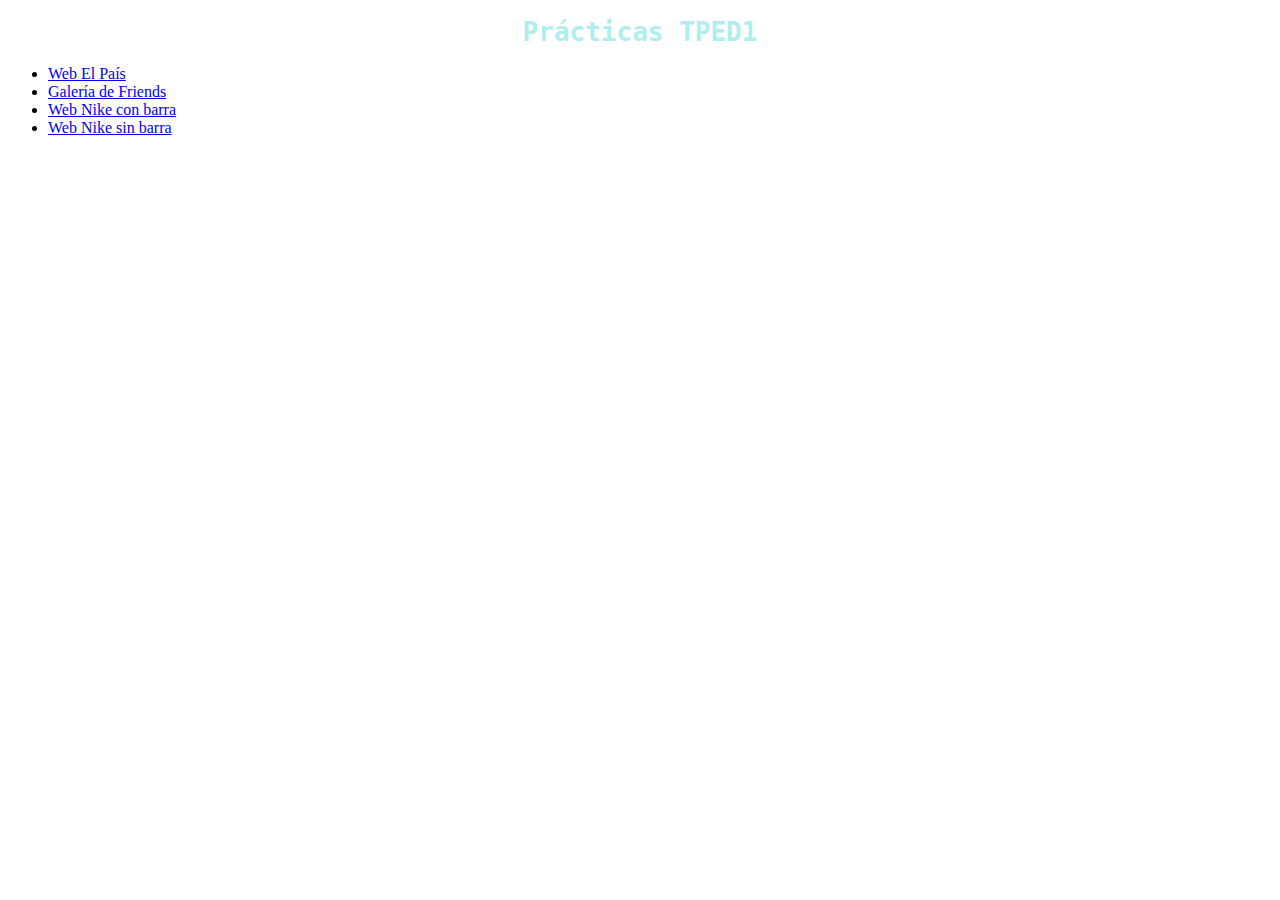
<file: index.html>
<!DOCTYPE HTML>

<html>
<head>

    <meta charset="utf-8">
    <title>Índice TPED1-Curso 2020-2021</title>
    <link rel="stylesheet" href="colors.css">
    
</head>
    
    <body>
    
        <div id="arribísima">
             
            <h1>Prácticas TPED1</h1> 
            
            <ul>    
            
            <li><a href="ejercicioelpais/pagina_hackers_elpais.html">Web El País</a></li>
            <li><a href="friendsgaleria/index_final.html">Galería de Friends</a></li>
            <li><a href="ejercicionike/indexconbarra.html">Web Nike con barra</a></li>
            <li><a href="ejercicionike/indexsinbarra.html">Web Nike sin barra</a></li>
         
            </ul>
        
        </div>
    
    </body>
    
</html>
</file>
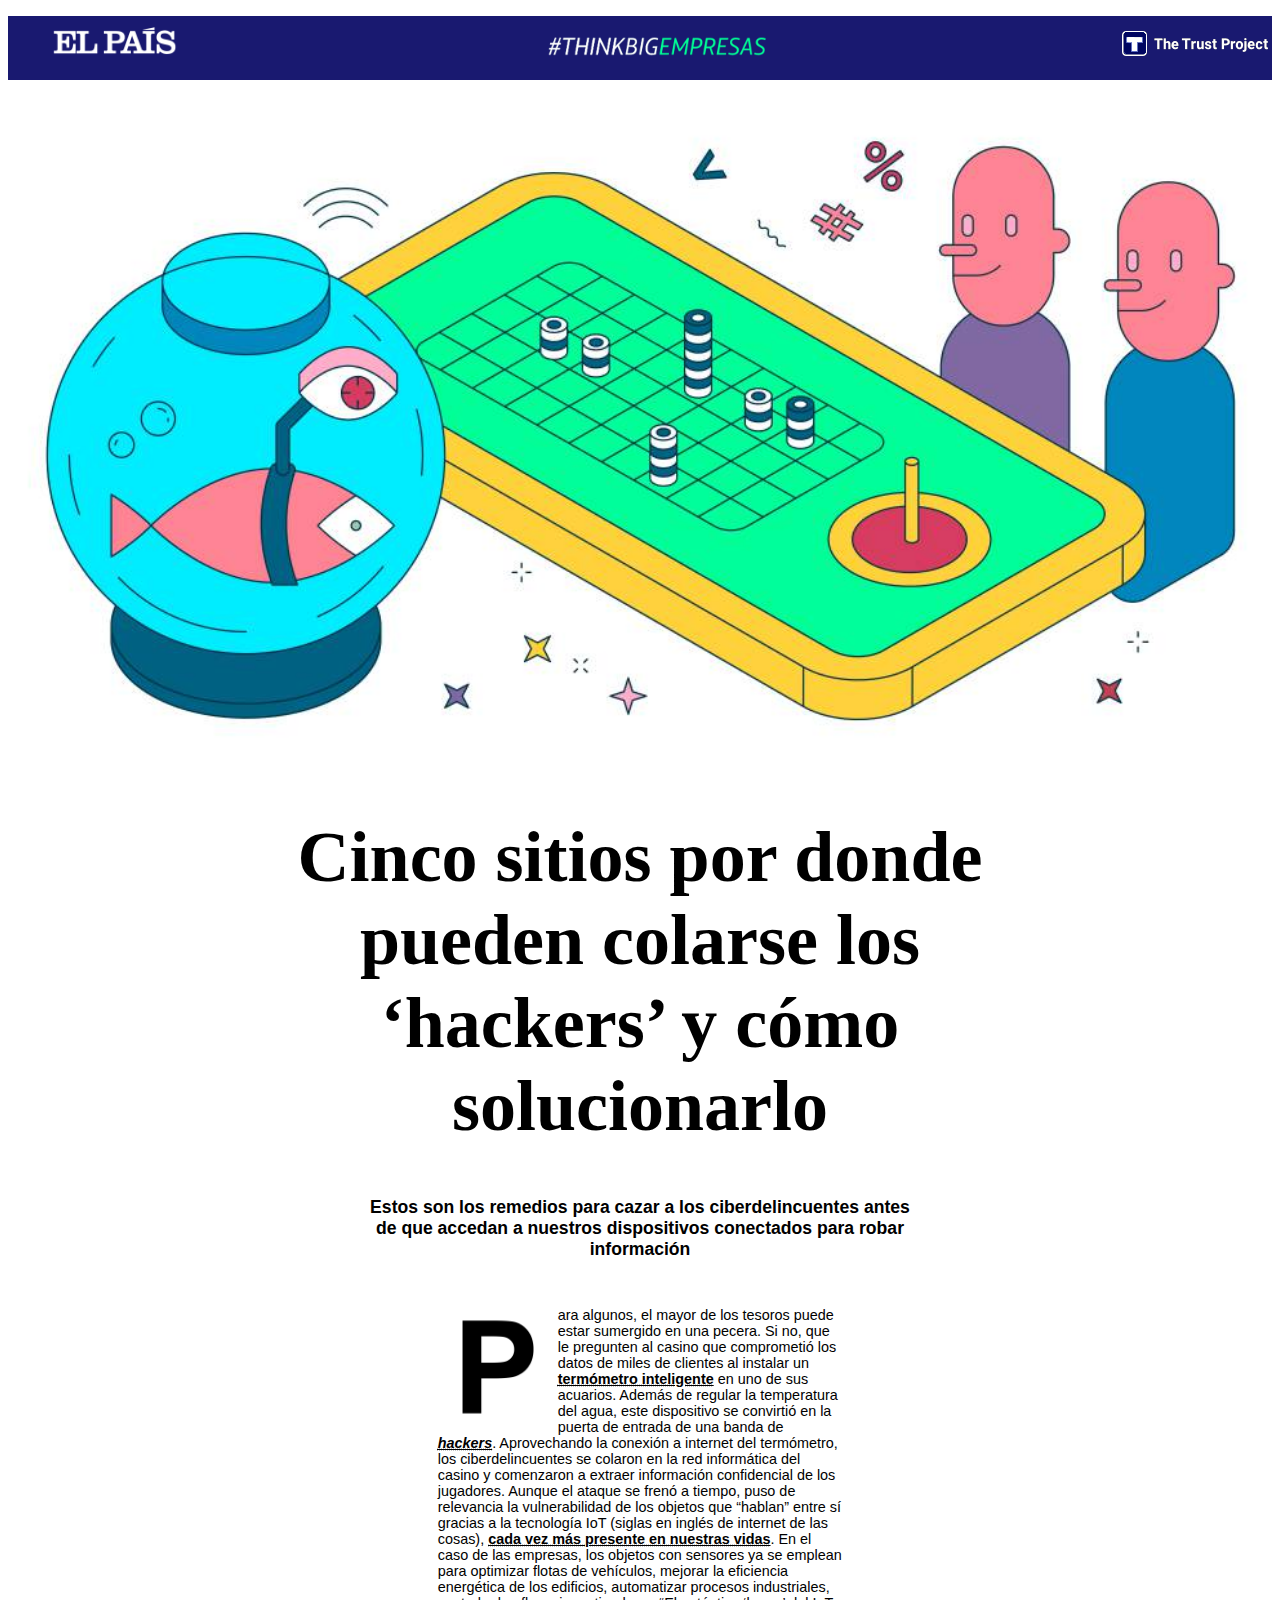
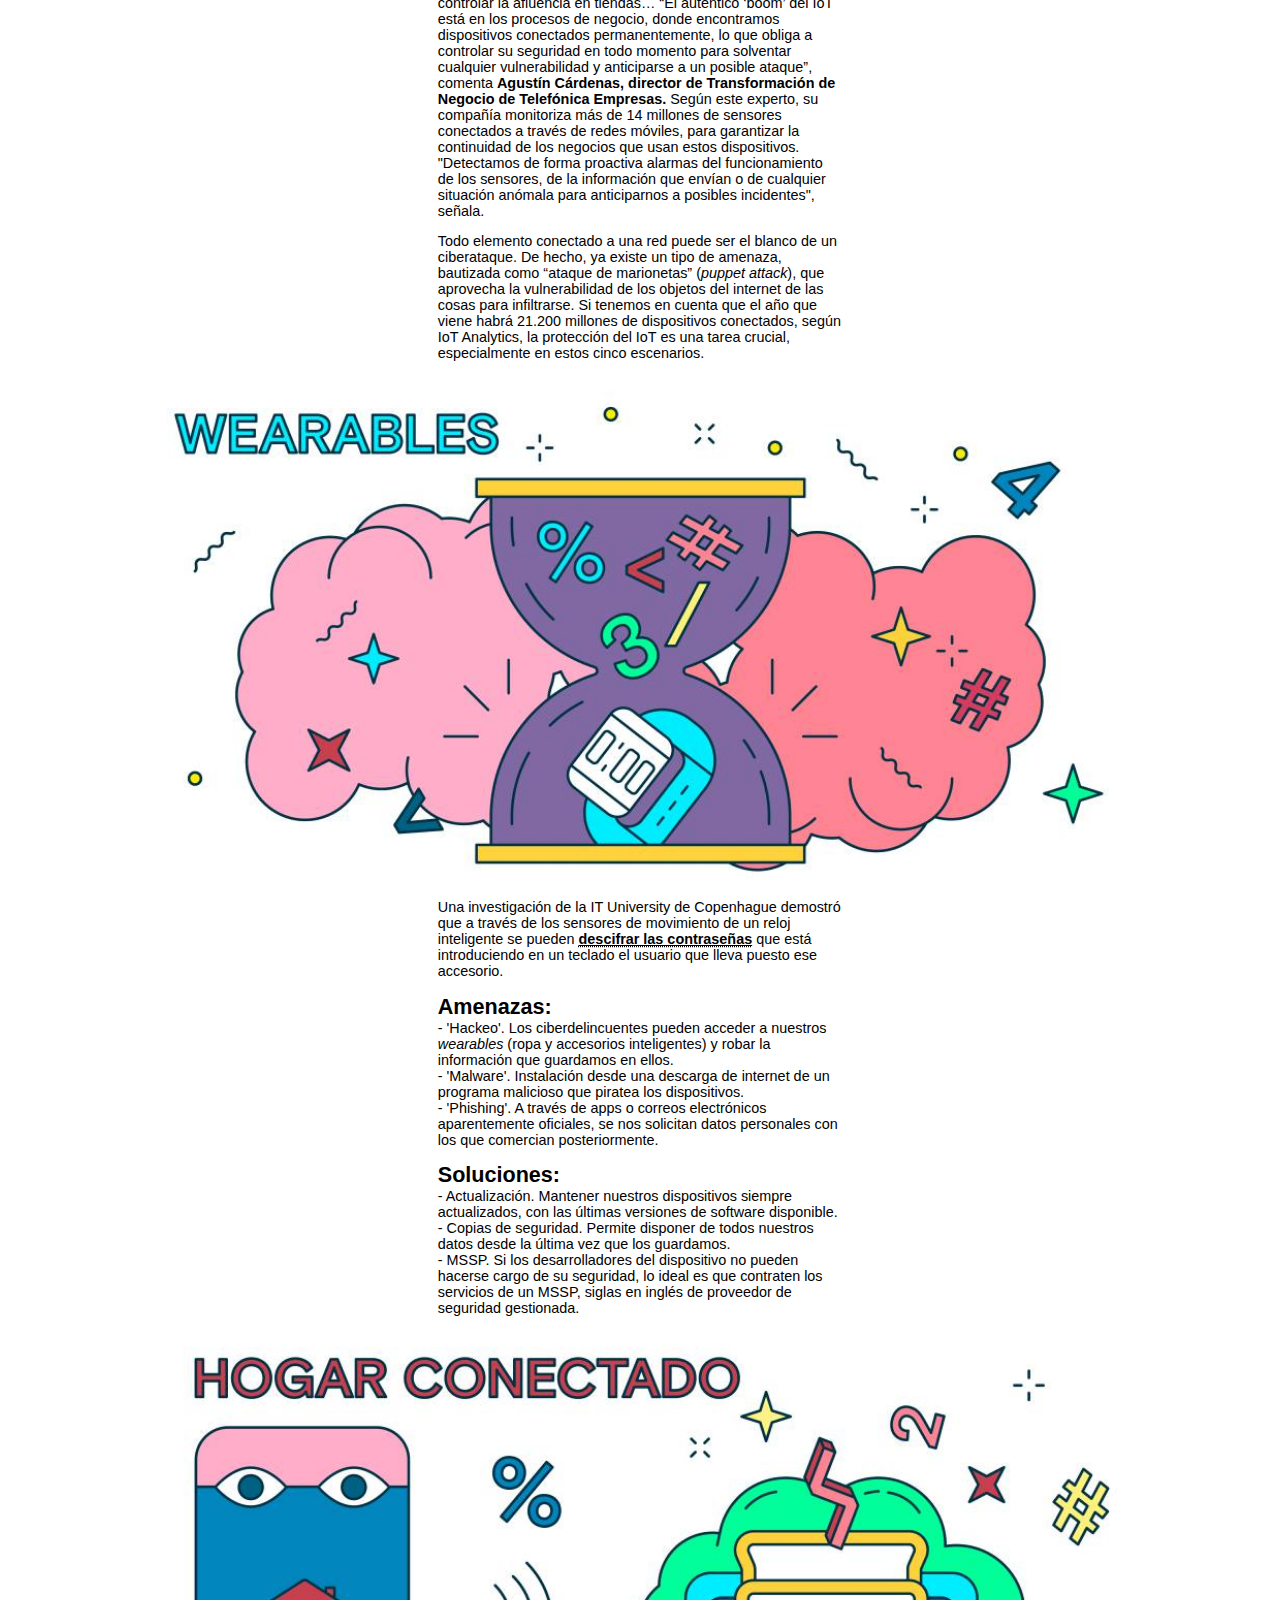
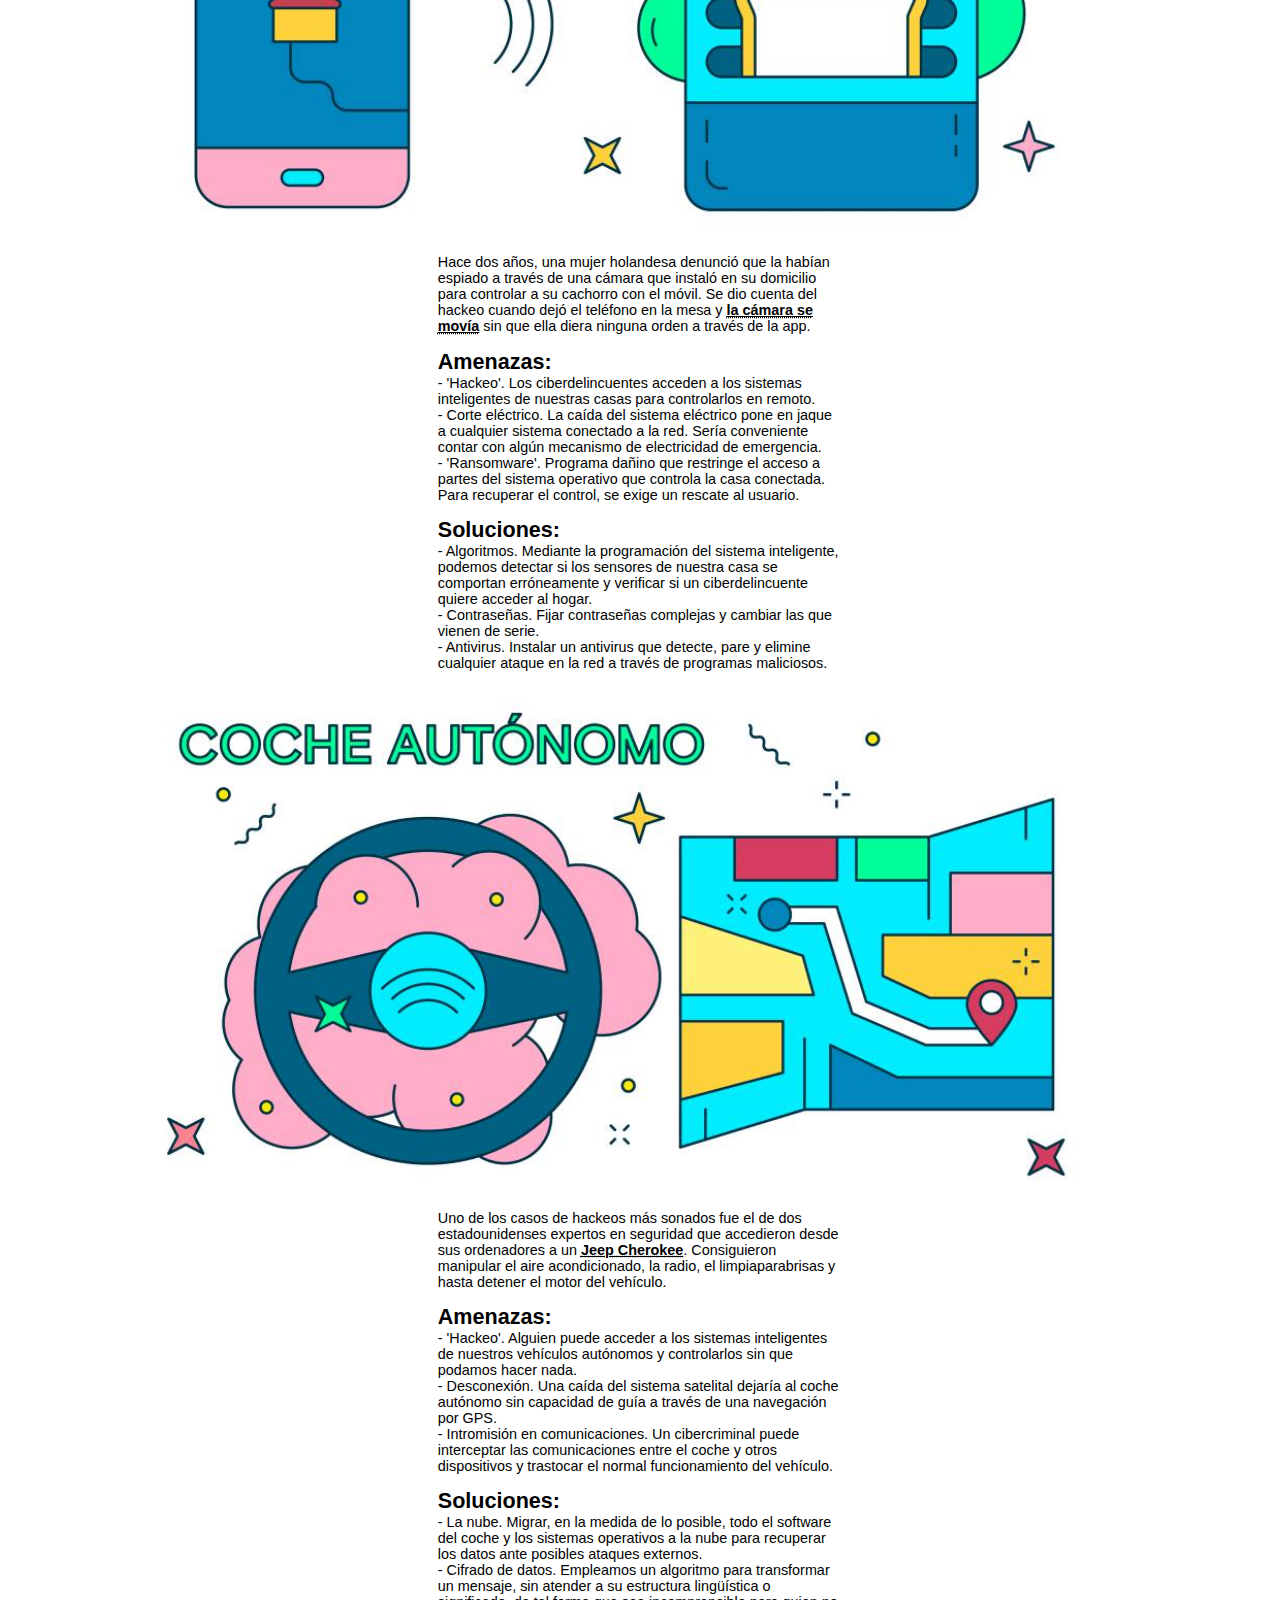
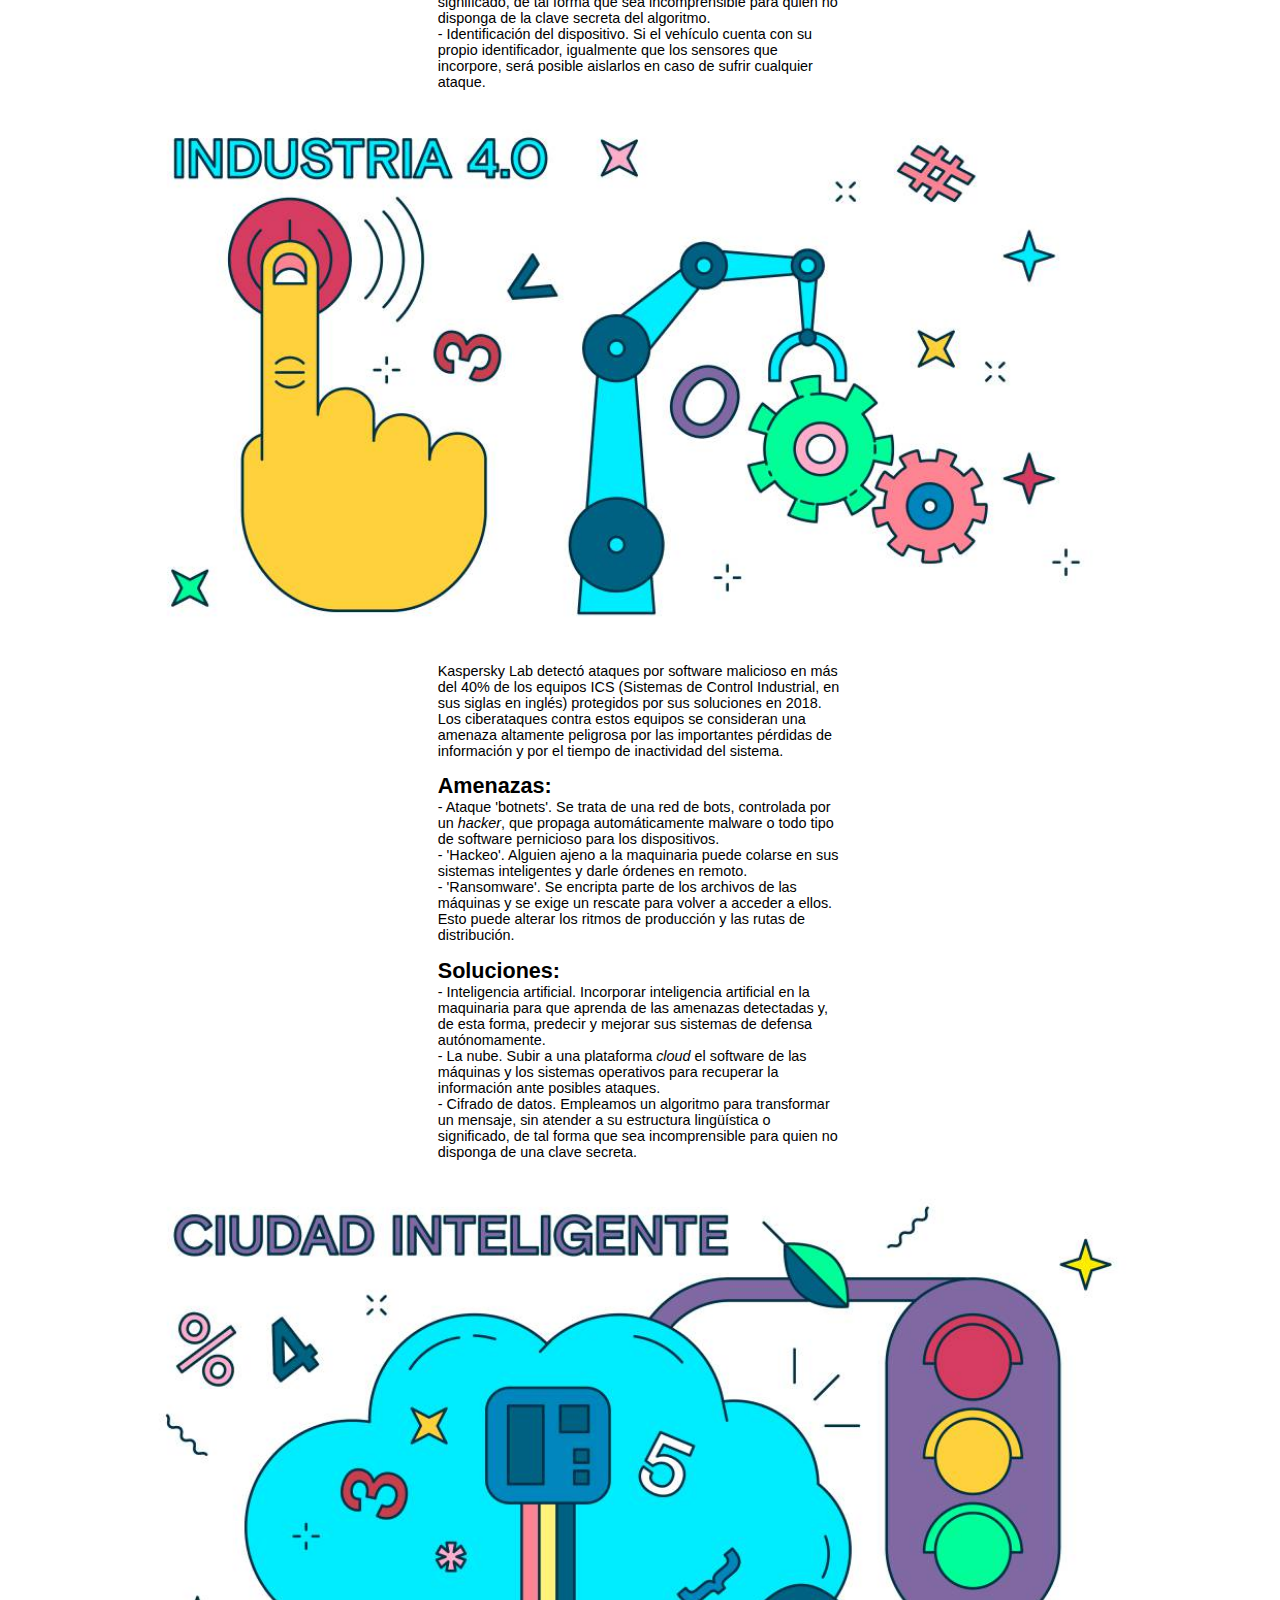
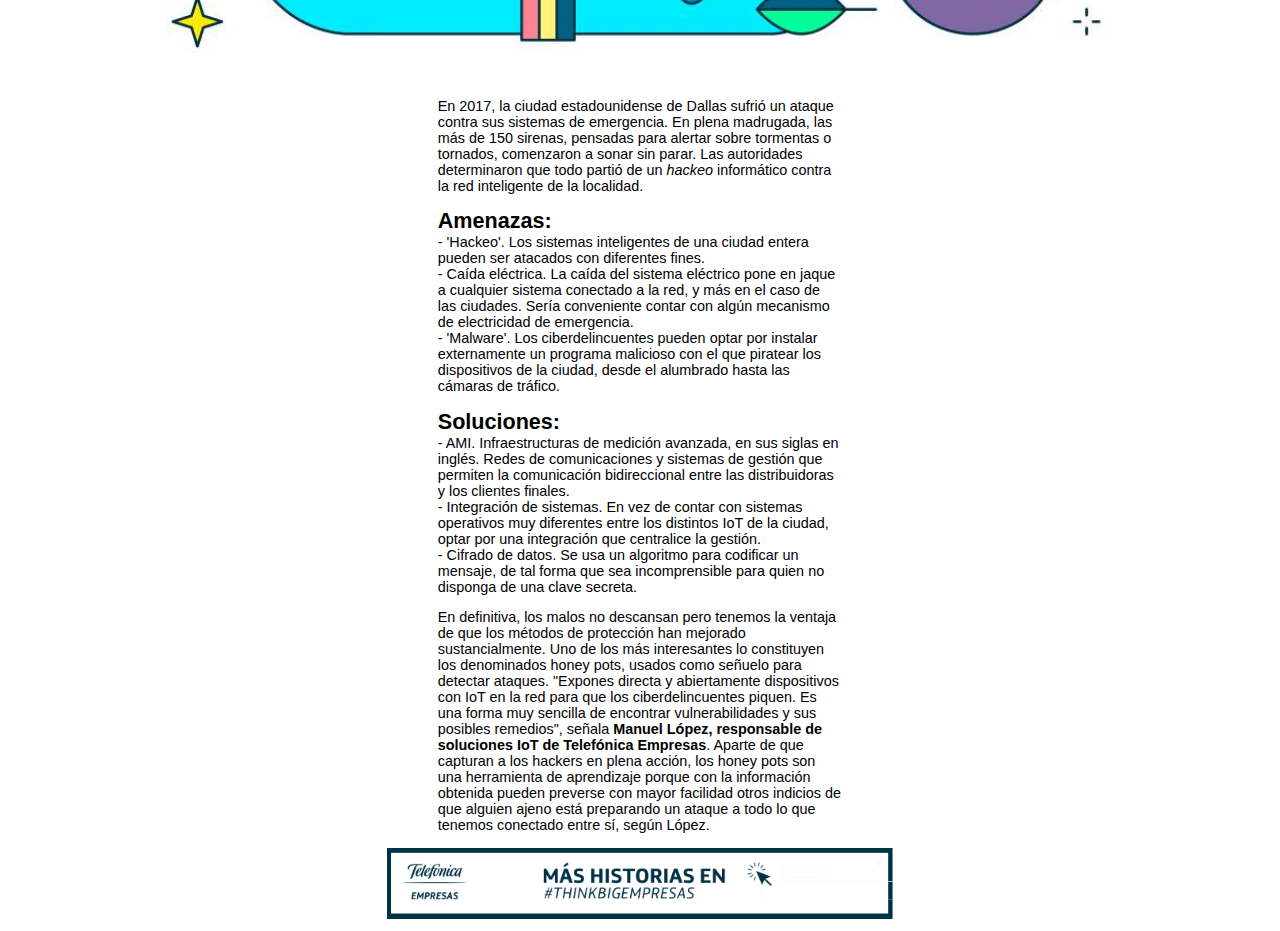
<file: ejercicio el pais/pagina_hackers_elpais.html>
<!DOCTYPE html>

<html>
<head>

    <meta charset="utf-8">
    <title>El País</title>
    <link rel="stylesheet" href="styles.css">
    
</head>

<body>
        
        <header>
           
           <ul>
           
            <li id="izq" class="alineado">
                <img src="imgs/elpaislogoblanco.png" height="30px"></li>   
                
            <li id="cent" class="alineado">
                <img src="imgs/telefonica-empresas-footer.png" height="20px">
                </li>
                
            <li id="der" class="alineado">
                <img src="imgs/the-trust-project2.png" height="30%">
                </li>
                
            </ul>
            
        </header>
        
        <article>
          
          <img src="imgs/1569332790_257144_1569592970_noticia_normal.jpg" width="100%">
           
           <h1>Cinco sitios por donde<br>pueden colarse los<br> ‘hackers’ y cómo<br>solucionarlo</h1>
           
           <h2>Estos son los remedios para cazar a los ciberdelincuentes antes<br> de que accedan a nuestros dispositivos conectados para robar<br> información</h2><br>
           
    <div id="principal">  
          
            <img id="letraP" src="imgs/P.png" alt="p" height="120px">
           
           <p>ara algunos, el mayor de los tesoros puede estar sumergido en una pecera. Si no, que le pregunten al casino que comprometió los datos de miles de 
               clientes al instalar un <a href="https://easda.es/" target="_blank"><span class="negritasub">termómetro inteligente</span></a> en uno de sus acuarios. Además de regular la temperatura del agua, este dispositivo se convirtió en la puerta de entrada de una banda de <a href="https://easda.es/" target="_blank"><span class="nscursiva">hackers</span></a>. Aprovechando la conexión a internet del termómetro, los ciberdelincuentes se colaron en la red informática del casino y comenzaron a extraer información confidencial de los jugadores. Aunque el ataque se frenó a tiempo, puso de relevancia la vulnerabilidad de los objetos que “hablan” entre sí gracias a la tecnología IoT (siglas en inglés de internet de las cosas), <a href="https://easda.es/" target="_blank"><span class="negritasub">cada vez más presente en nuestras vidas</span></a>. En el caso de las empresas, los objetos con sensores ya se emplean para optimizar flotas de vehículos, mejorar la eficiencia energética de los edificios, automatizar procesos industriales, controlar la afluencia en tiendas… “El auténtico ‘boom’ del IoT está en los procesos de negocio, donde encontramos dispositivos conectados permanentemente, lo que obliga a controlar su seguridad en todo momento para solventar cualquier vulnerabilidad y anticiparse a un posible ataque”, comenta <span class="supernegrita">Agustín Cárdenas, director de Transformación de Negocio de Telefónica Empresas.</span> Según este experto, su compañía monitoriza más de 14 millones de sensores conectados a través de redes móviles, para garantizar la continuidad de los negocios que usan estos dispositivos. "Detectamos de forma proactiva alarmas del funcionamiento de los sensores, de la información que envían o de cualquier situación anómala para anticiparnos a posibles incidentes", señala.</p>
           
           <p>Todo elemento conectado a una red puede ser el blanco de un ciberataque. De hecho, ya existe un tipo de amenaza, bautizada como “ataque de marionetas” (<span class="cursiva">puppet attack</span>), que aprovecha la vulnerabilidad de los objetos del internet de las cosas para infiltrarse. Si tenemos en cuenta que el año que viene habrá 21.200 millones de dispositivos conectados, según IoT Analytics, la protección del IoT es una tarea crucial, especialmente en estos cinco escenarios.</p>
           
           
            <img src="imgs/1569332790_257144_1569593177_sumario_normal.jpg" width="100%"><br>
            
            <p>
                Una investigación de la IT University de Copenhague demostró que a través de los sensores de movimiento de un reloj inteligente se pueden <a href="https://easda.es/" target="_blank"><span class="negritasub">descifrar las contraseñas</span></a> que está introduciendo en un teclado el usuario que lleva puesto ese accesorio.</p>
           
           <p>
               <span class="supersupernegrita">Amenazas:<br></span>
               - 'Hackeo'. Los ciberdelincuentes pueden acceder a nuestros <span class="cursiva">wearables</span> (ropa y accesorios inteligentes) y robar la información que guardamos en ellos.<br>

            - 'Malware'. Instalación desde una descarga de internet de un programa malicioso que piratea los dispositivos.<br>

            - 'Phishing'. A través de apps o correos electrónicos aparentemente oficiales, se nos solicitan datos personales con los que comercian posteriormente.</p>
            
            <p>
                <span class="supersupernegrita">Soluciones:<br></span>
            - Actualización. Mantener nuestros dispositivos siempre actualizados, con las últimas versiones de software disponible.<br>

            - Copias de seguridad. Permite disponer de todos nuestros datos desde la última vez que los guardamos.<br>

            - MSSP. Si los desarrolladores del dispositivo no pueden hacerse cargo de su seguridad, lo ideal es que contraten los servicios de un MSSP, siglas en inglés de proveedor de seguridad gestionada.</p>
               
            <img src="imgs/1569332790_257144_1569593282_sumario_normal.jpg" width="100%"><br>
            
            <p>
                Hace dos años, una mujer holandesa denunció que la habían espiado a través de una cámara que instaló en su domicilio para controlar a su cachorro con el móvil. Se dio cuenta del hackeo cuando dejó el teléfono en la mesa y <a href="https://easda.es/" target="_blank"><span class="negritasub">la cámara se movía</span></a> sin que ella diera ninguna orden a través de la app.</p>
            
            <p>
                <span class="supersupernegrita">Amenazas:<br></span>
            - 'Hackeo'. Los ciberdelincuentes acceden a los sistemas inteligentes de nuestras casas para controlarlos en remoto.<br>

            - Corte eléctrico. La caída del sistema eléctrico pone en jaque a cualquier sistema conectado a la red. Sería conveniente contar con algún mecanismo de electricidad de emergencia.<br>

            - 'Ransomware'. Programa dañino que restringe el acceso a partes del sistema operativo que controla la casa conectada. Para recuperar el control, se exige un rescate al usuario.</p>
            
            <p>
                <span class="supersupernegrita">Soluciones:<br></span>
            - Algoritmos. Mediante la programación del sistema inteligente, podemos detectar si los sensores de nuestra casa se comportan erróneamente y verificar si un ciberdelincuente quiere acceder al hogar.<br>

            - Contraseñas. Fijar contraseñas complejas y cambiar las que vienen de serie.<br>

            - Antivirus. Instalar un antivirus que detecte, pare y elimine cualquier ataque en la red a través de programas maliciosos.</p>
            
            <img src="imgs/1569332790_257144_1569593370_sumario_normal.jpg" width="100%"><br>
              
            <p>
                Uno de los casos de hackeos más sonados fue el de dos estadounidenses expertos en seguridad que accedieron desde sus ordenadores a un <a href="https://easda.es/" target="_blank"><span class="negritasub">Jeep Cherokee</span></a>. Consiguieron manipular el aire acondicionado, la radio, el limpiaparabrisas y hasta detener el motor del vehículo.</p>
             
             <p>
             <span class="supersupernegrita">Amenazas:<br></span>
            - 'Hackeo'. Alguien puede acceder a los sistemas inteligentes de nuestros vehículos autónomos y controlarlos sin que podamos hacer nada.<br>

            - Desconexión. Una caída del sistema satelital dejaría al coche autónomo sin capacidad de guía a través de una navegación por GPS.<br>

            - Intromisión en comunicaciones. Un cibercriminal puede interceptar las comunicaciones entre el coche y otros dispositivos y trastocar el normal funcionamiento del vehículo.</p>
            
            <p>
            <span class="supersupernegrita">Soluciones:<br></span>
            - La nube. Migrar, en la medida de lo posible, todo el software del coche y los sistemas operativos a la nube para recuperar los datos ante posibles ataques externos.<br>

            - Cifrado de datos. Empleamos un algoritmo para transformar un mensaje, sin atender a su estructura lingüística o significado, de tal forma que sea incomprensible para quien no disponga de la clave secreta del algoritmo.<br>

            - Identificación del dispositivo. Si el vehículo cuenta con su propio identificador, igualmente que los sensores que incorpore, será posible aislarlos en caso de sufrir cualquier ataque.</p>
                
            <img src="imgs/1569332790_257144_1569593488_sumario_normal.jpg" width="100%"><br>
            
            <p>
            Kaspersky Lab detectó ataques por software malicioso en más del 40% de los equipos ICS (Sistemas de Control Industrial, en sus siglas en inglés) protegidos por sus soluciones en 2018. Los ciberataques contra estos equipos se consideran una amenaza altamente peligrosa por las importantes pérdidas de información y por el tiempo de inactividad del sistema.</p>
            
            <p>
                <span class="supersupernegrita">Amenazas:<br></span>
                - Ataque 'botnets'. Se trata de una red de bots, controlada por un <span class="cursiva">hacker</span>, que propaga automáticamente malware o todo tipo de software pernicioso para los dispositivos.<br>

            - 'Hackeo'. Alguien ajeno a la maquinaria puede colarse en sus sistemas inteligentes y darle órdenes en remoto.<br>

            - 'Ransomware'. Se encripta parte de los archivos de las máquinas y se exige un rescate para volver a acceder a ellos. Esto puede alterar los ritmos de producción y las rutas de distribución.</p>
            
            <p>
                <span class="supersupernegrita">Soluciones:<br></span>
            - Inteligencia artificial. Incorporar inteligencia artificial en la maquinaria para que aprenda de las amenazas detectadas y, de esta forma, predecir y mejorar sus sistemas de defensa autónomamente.<br>

                - La nube. Subir a una plataforma <span class="cursiva">cloud</span> el software de las máquinas y los sistemas operativos para recuperar la información ante posibles ataques.<br>

            - Cifrado de datos. Empleamos un algoritmo para transformar un mensaje, sin atender a su estructura lingüística o significado, de tal forma que sea incomprensible para quien no disponga de una clave secreta.</p>
                
            <img src="imgs/1569332790_257144_1569593436_sumario_normal.jpg" width="100%"><br>
              
            <p> 
                En 2017, la ciudad estadounidense de Dallas sufrió un ataque contra sus sistemas de emergencia. En plena madrugada, las más de 150 sirenas, pensadas para alertar sobre tormentas o tornados, comenzaron a sonar sin parar. Las autoridades determinaron que todo partió de un <span class="cursiva">hackeo</span> informático contra la red inteligente de la localidad.</p>
             
             <p>
                 <span class="supersupernegrita">Amenazas:<br></span>
             - 'Hackeo'. Los sistemas inteligentes de una ciudad entera pueden ser atacados con diferentes fines.<br>
             
             - Caída eléctrica. La caída del sistema eléctrico pone en jaque a cualquier sistema conectado a la red, y más en el caso de las ciudades. Sería conveniente contar con algún mecanismo de electricidad de emergencia.<br>
            
            - 'Malware'. Los ciberdelincuentes pueden optar por instalar externamente un programa malicioso con el que piratear los dispositivos de la ciudad, desde el alumbrado hasta las cámaras de tráfico.</p>
            
            <p>
                <span class="supersupernegrita">Soluciones:<br></span>
            - AMI. Infraestructuras de medición avanzada, en sus siglas en inglés. Redes de comunicaciones y sistemas de gestión que permiten la comunicación bidireccional entre las distribuidoras y los clientes finales.<br>

            - Integración de sistemas. En vez de contar con sistemas operativos muy diferentes entre los distintos IoT de la ciudad, optar por una integración que centralice la gestión.<br>

            - Cifrado de datos. Se usa un algoritmo para codificar un mensaje, de tal forma que sea incomprensible para quien no disponga de una clave secreta.</p>
            
            <p>
                En definitiva, los malos no descansan pero tenemos la ventaja de que los métodos de protección han mejorado sustancialmente. Uno de los más interesantes lo constituyen los denominados honey pots, usados como señuelo para detectar ataques. "Expones directa y abiertamente dispositivos con IoT en la red para que los ciberdelincuentes piquen. Es una forma muy sencilla de encontrar vulnerabilidades y sus posibles remedios", señala <span class="supernegrita">Manuel López, responsable de soluciones IoT de Telefónica Empresas</span>. Aparte de que capturan a los hackers en plena acción, los honey pots son una herramienta de aprendizaje porque con la información obtenida pueden preverse con mayor facilidad otros indicios de que alguien ajeno está preparando un ataque a todo lo que tenemos conectado entre sí, según López.</p>
                
            
    </div>
            
        </article>
        
        <footer>
           
           <img src="imgs/banner-thinkbig.png" width="100%"> 
            
        </footer>
        
    
</body>
</file>
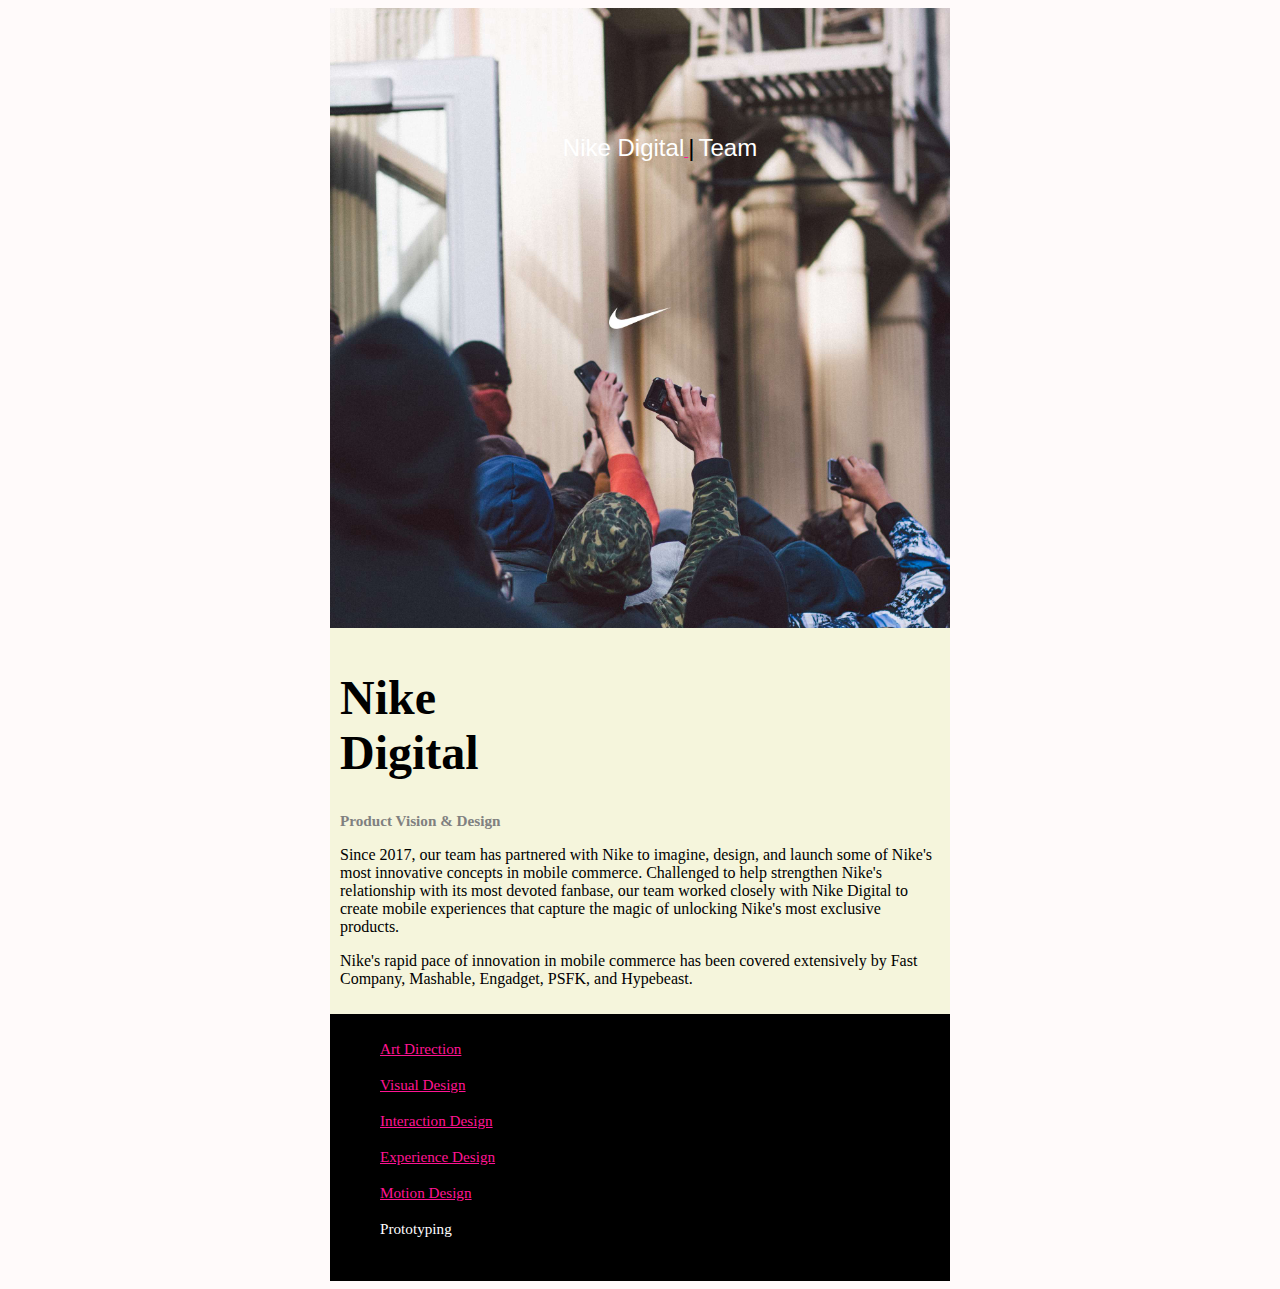
<file: ejercicio nike/indexconbarra.html>
<!DOCKTYPE html>

<center>

<html>
<head>
<title>Nike Digital</title>
<link rel="stylesheet" href="coloriness.css">
</head>
<body>

       
<div id="primera">
  
  <ul>
     
      <a class="linea" href="#segunda">
      <li id=linea>Nike Digital</li>
    </a>
     
      <li id=linea><span style="color: black">|</span></li>
      
      <a class="linea" href="#tercera">
      <li id=linea>Team</li>
      </a>
      
</ul>
      
  
</div>
    
<div id="segunda">
   
    <h1 class="center">Nike<br>Digital</h1>
    <h2 class="center2">Product Vision & Design</h2>
    
  <p>Since 2017, our team has partnered with Nike to imagine, design, and launch some of Nike's most innovative concepts in mobile commerce. Challenged to help strengthen Nike's relationship with its most devoted fanbase, our team worked closely with Nike Digital to create mobile experiences that capture the magic of unlocking Nike's most exclusive products.</p>

   
   
<p>
    Nike's rapid pace of innovation in mobile commerce has been covered extensively by Fast Company, Mashable, Engadget, PSFK, and Hypebeast.
    </p>
</div>
   
    
<div id="tercera">
   
    <ul id=abajo>
        <li> <a href="#">Art Direction</a></li><br>
        
        <li> <a href="https://easda.es/" target="_self">Visual Design</a></li><br>
        
        <li> <a href="https://easda.es/" target="_blank">Interaction Design</a></li><br>
        
        <li> <a href="C:\Users\lucia\OneDrive\Escritorio\Lucx\imagenes" target="_blank">Experience Design</a></li><br>
        
        <li> <a href="#">Motion Design</a></li><br>
        
    <li>Prototyping</li><br>
    </ul>
</div>
    
</body>

</html>

</center>
</file>
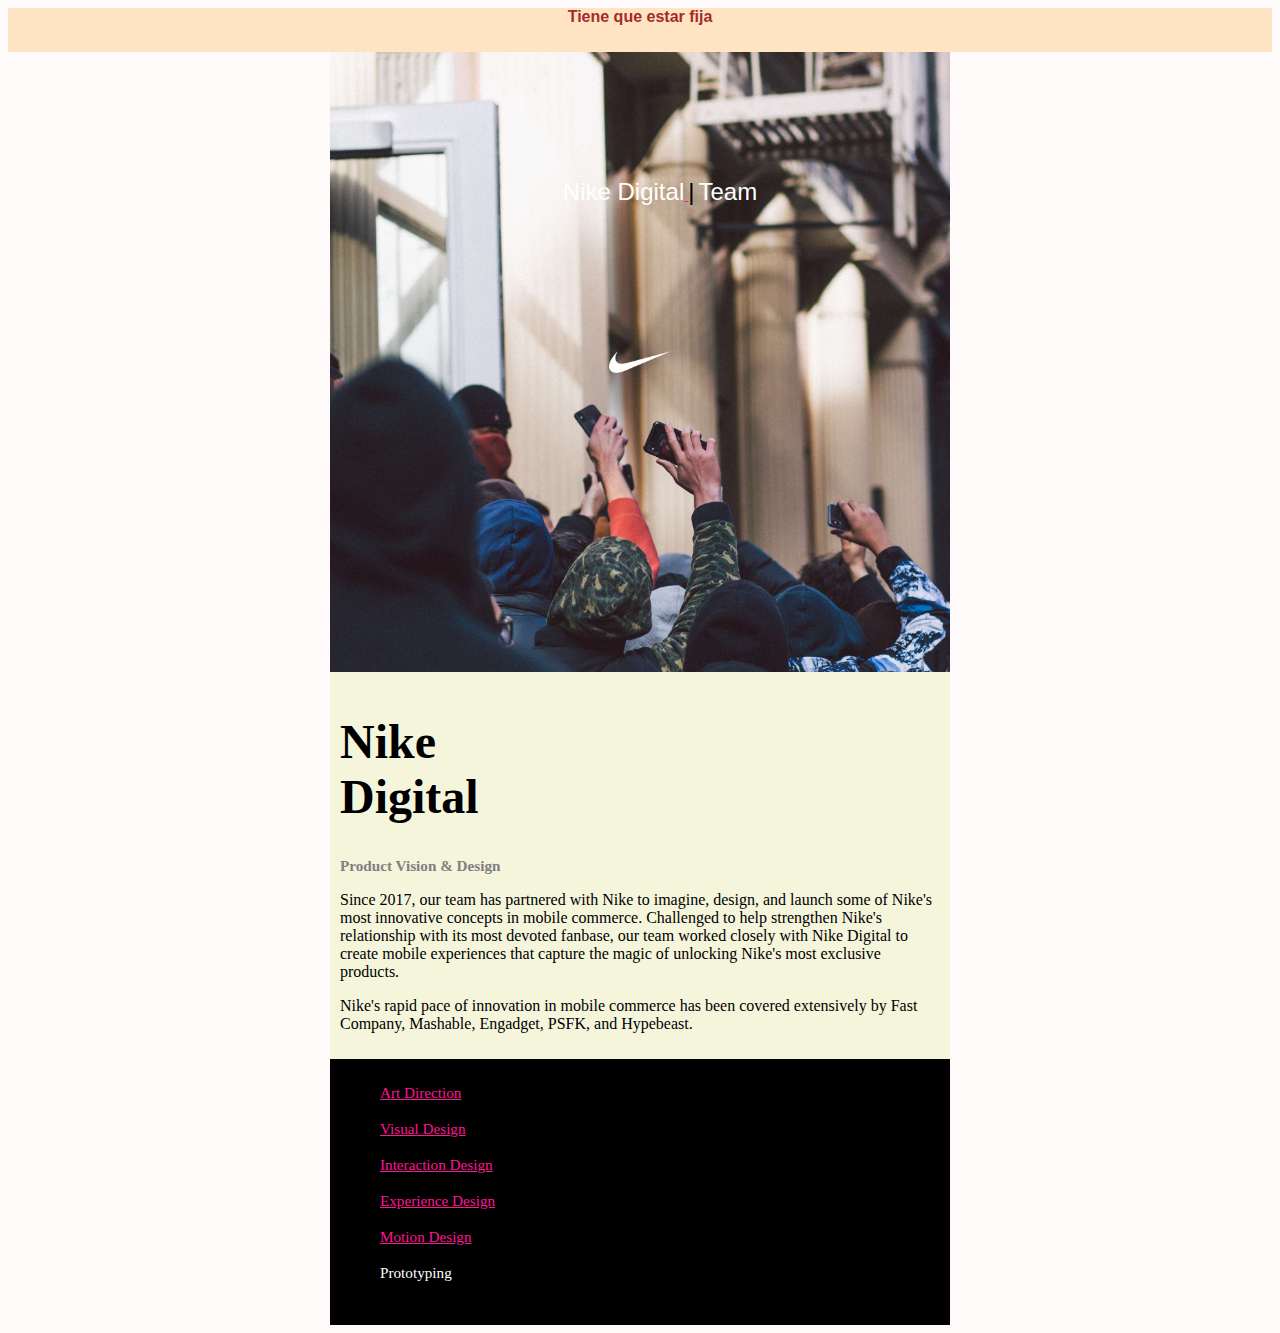
<file: ejercicio nike/indexsinbarra.html>
<!DOCKTYPE html>

<center>

<html>
<head>
<title>Nike Digital</title>
<link rel="stylesheet" href="colorines.css">
</head>
<body>
      
      <header>
           
          <p id="diferente">Tiene que estar fija</p>
          
      </header>
       
<div id="primera">
  
  <ul>
     
      <a class="linea" href="#segunda">
      <li id=linea>Nike Digital</li>
    </a>
     
      <li id=linea><span style="color: black">|</span></li>
      
      <a class="linea" href="#tercera">
      <li id=linea>Team</li>
      </a>
      
</ul>
      
  
</div>
    
<div id="segunda">
   
    <h1 class="center">Nike<br>Digital</h1>
    <h2 class="center2">Product Vision & Design</h2>
    
  <p>Since 2017, our team has partnered with Nike to imagine, design, and launch some of Nike's most innovative concepts in mobile commerce. Challenged to help strengthen Nike's relationship with its most devoted fanbase, our team worked closely with Nike Digital to create mobile experiences that capture the magic of unlocking Nike's most exclusive products.</p>

   
   
<p>
    Nike's rapid pace of innovation in mobile commerce has been covered extensively by Fast Company, Mashable, Engadget, PSFK, and Hypebeast.
    </p>
</div>
   
    
<div id="tercera">
   
    <ul id=abajo>
        <li> <a href="#">Art Direction</a></li><br>
        
        <li> <a href="https://easda.es/" target="_self">Visual Design</a></li><br>
        
        <li> <a href="https://easda.es/" target="_blank">Interaction Design</a></li><br>
        
        <li> <a href="C:\Users\lucia\OneDrive\Escritorio\Lucx\imagenes" target="_blank">Experience Design</a></li><br>
        
        <li> <a href="#">Motion Design</a></li><br>
        
    <li>Prototyping</li><br>
    </ul>
</div>
    
</body>

</html>

</center>
</file>
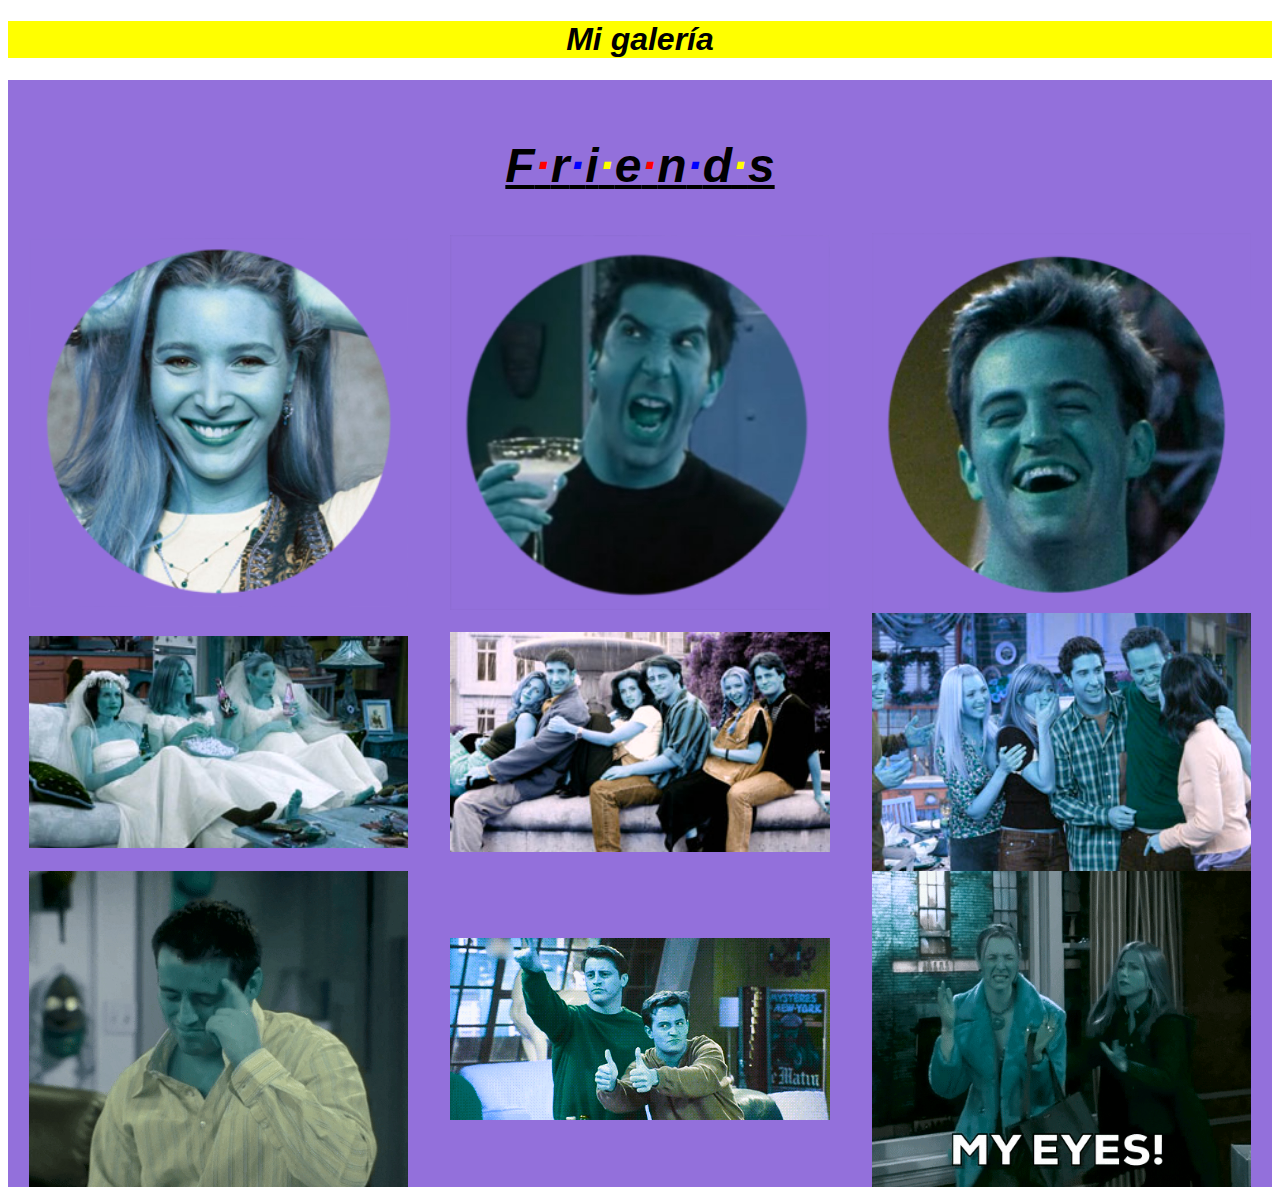
<file: friends galeria/index_final.html>
<!DOCTYPE html>
<html>

<head>
    <meta charset="utf-8">
    <title>Galería</title>
    <link rel="stylesheet" href="main_final.css">
</head>

<body>
    <header>
        <h1>Mi galería</h1>
    </header>
    <section><br>
        <h2>F<span style="color: red">·</span>r<span style="color: blue">·</span>i<span style="color: yellow">·</span>e<span style="color: red">·</span>n<span style="color: blue">·</span>d<span style="color: yellow">·</span>s</h2>
        
        <div id="miflex">
        
        
        <div class="container" style="order: 3"> <a href="imgs/chandlercara.png" target="_blank">
            <img alt="carachandler" title="Chandler Bing" src="imgs/chandlercaramini.png" class="im">
                <div id="ov1">
                    <div id="txblack">Chandler Bing</div>
        </div></a></div>
        <div class="container" style="order: 1"><a href="imgs/phoebecara.png" target="_blank">
            <img alt="caraphoebe" title="Phoebe Buffay" src="imgs/phoebecaramini.png" class="im">
                <div id="ov2">
                    <div id="txwhite">Phoebe Buffay</div>
        </div></a></div>
        <div class="container" style="order: 2"><a href="imgs/rosscara.png" target="_blank">
            <img alt="caraross" title="Ross Geller" src="imgs/rosscaramini.png" class="im">
                <div id="ov3">
                    <div id="txwhite">Ross Geller</div>
        </div></a></div>
        <div class="container" style="order: 5"> <a href="imgs/jpg.friends(grande).jpg" target="_blank" class="im">
            <img alt="friendsfila" title="En la fuente sentados" src="imgs/jpgfriendsmini.jpg" class="im">
                <div id="ov12">
                    <div id="txblack">Amigos together</div>
        </div></a></div>
        <div class="container" style="order: 6"><a href="imgs/jpgfriends2(grande).jpg" target="_blank">
            <img alt="friendscontentos" title="Sorpresa" src="imgs/jpgfriends2mini.jpg" class="im">
                <div id="ov22">
                    <div id="txwhite">Amigos felices</div>
        </div></a></div>
        <div class="container" style="order: 4"><a href="imgs/jpgfriends3(grande).jpg" target="_blank">
            <img alt="friendsnovias"  title="De novias"src="imgs/jpgfriends3mini.jpg" class="im">
                <div id="ov32">
                    <div id="txwhite">Amigas novias</div>
        </div></a></div>
        <div class="container" style="order: 8"><a href="imgs/giffriendsnazi.gif" target="_blank">
            <img alt="friendsnazi" title="Joey/Chandler" src="imgs/giffriendsnazi.gif" class="im">
                <div id="ov22">
                    <div id="txwhite">Todo okey</div>
        </div></a></div>
        <div class="container" style="order: 9"><a href="imgs/giffriends2.gif" target="_blank">
            <img alt="friendsojos" title="Terror" src="imgs/giffriends2.gif" class="im">
                <div id="ov32">
                    <div id="txwhite">No mires</div>
        </div></a></div>
        <div class="container" style="order: 7"><a href="imgs/giffriends3.gif" target="_blank">
            <img alt="friendslisto" title="Joey y su inteligencia" src="imgs/giffriends3.gif" class="im">
                <div id="ov12">
                    <div id="txblack">Chico listo</div>
        </div></a></div>
        
        
    </div>
        
    </section>

</body>

</html>
</file>
<file: colors.css>
h1 {
    color: paleturquoise;
    font-family: monospace;
    text-align: center;
    }

a link {
    color: teal;
    }

a visited {
    color: royalblue;
    }

a active {
    color: darkslateblue;
    }
</file>
<file: ejercicio el pais/styles.css>
#principal {
    width: 80%;
    margin-left: auto;
    margin-right: auto;
    background-color: transparent;
    font-size: 90%;
    }

header {
    width: auto;
    height: 50%;
    background-color: midnightblue;
    text-align: left;
    position: sticky;
    top: 0;
    }

h1 {
    font-size: 450%;
    text-align: center;
    padding-left: 15%;
    padding-right: 15%;
    }

h2 {
    font-size: 110%;
    text-align: center;
    font-family: sans-serif;
    }

footer {
    padding-left: 30%;
    padding-right: 30%;
    }

.supernegrita {
    font-weight: bold;
    }

.negritasub {
    font-weight: bold;
    text-decoration-line: underline;
    text-decoration-style: dotted;
    }

.alineado {
    display: inline-block;
    width: 33%;
    }

.nscursiva {
    font-weight: bold;
    text-decoration-line: underline;
    text-decoration-style: dotted;
    font-style: italic;
    }

.cursiva {
    font-style: italic;
    }

.supersupernegrita {
    font-weight: bold;
    font-size: 150%;
    }

p {
    padding-left: 30%;
    padding-right: 30%;
    font-family: sans-serif
    }

#letraP {
    padding-left: 30%;
    float: left;
    }

#izq {
    text-align: left;
    }

#cent {
    text-align: center;
    margin-bottom: 20px;
    margin-top: 20px;
    }

#der {
    text-align: right;
    }

a:link {
    color: black;
    }

a:visited {
    color: black;
    }

a:active {
    color: black;
    }
</file>
<file: ejercicio nike/coloriness.css>
body {
    background-color: snow
    }


#diferente {
    font-family: sans-serif;
    font-weight: bold;
    color: brown;
    }

#primera {
    width: 600px;
    height: 600px;
    background-image: url(fondo.jpg);
    background-size: cover;
    background-position: center;
    padding: 10px;
    }

#linea {
    display: inline-block;
    list-style-type: none;
    color: white;
    font-family: sans-serif;
    padding-top: 100px;
    font-size: 1.5em
    }

#segunda {
    width: 600px;
    background-color: beige;
    padding: 10px;
    text-align: left;
    }

#tercera {
    width: 600px;
    padding: 10px;
    background-color: black;
    text-align: left; 
    }

.center {
    font-family: Century Gothic; 
    color:black; 
    font-size: 3em
    }

.center2 {
    font-size:1em; 
    color:grey; 
    font-family: Century Gothic;
    font-size: 0.95em
    }

p {
    color:black;
    font-family: Century Gothic;
    }

#abajo {
    list-style-type: none;
    font-family: Century Gothic; 
    color: white; 
    background-color: black;
    font-size: 0.95em
    }

a:link {
    color: deeppink
    }

a:visited {
    color: pink
    }

a:hover {
    background-color:lightpink;
    position: relative;
    left: 10px;
    top: 15px;
    }

a:active {
    color: hotpink
    }
</file>
<file: ejercicio nike/colorines.css>
body {
    background-color: snow
    }

header {
    width: auto;
    height: 5%;
    background-color: bisque;
    text-align: center;
    position: sticky;
    top: 0;
    }

#diferente {
    font-family: sans-serif;
    font-weight: bold;
    color: brown;
    }

#primera {
    width: 600px;
    height: 600px;
    background-image: url(fondo.jpg);
    background-size: cover;
    background-position: center;
    padding: 10px;
    }

#linea {
    display: inline-block;
    list-style-type: none;
    color: white;
    font-family: sans-serif;
    padding-top: 100px;
    font-size: 1.5em
    }

#segunda {
    width: 600px;
    background-color: beige;
    padding: 10px;
    text-align: left;
    }

#tercera {
    width: 600px;
    padding: 10px;
    background-color: black;
    text-align: left; 
    }

.center {
    font-family: Century Gothic; 
    color:black; 
    font-size: 3em
    }

.center2 {
    font-size:1em; 
    color:grey; 
    font-family: Century Gothic;
    font-size: 0.95em
    }

p {
    color:black;
    font-family: Century Gothic;
    }

#abajo {
    list-style-type: none;
    font-family: Century Gothic; 
    color: white; 
    background-color: black;
    font-size: 0.95em
    }

a:link {
    color: deeppink
    }

a:visited {
    color: pink
    }

a:hover {
    background-color:lightpink;
    position: relative;
    left: 10px;
    top: 15px;
    }

a:active {
    color: hotpink
    }
</file>
<file: friends galeria/main_final.css>
header {
    background-color: yellow;
    }

h1 {
    text-align: center;
    font-family: sans-serif;
    font-style: italic;
    }

h2 {
    font-family: sans-serif;
    text-align: center;
    text-decoration: underline;
    font-style: oblique;
    font-size: 300%;
    }

section {
    background-color: mediumpurple}

img {
    width: 100%;
    height: auto;
    filter: hue-rotate(180deg); 
    }

#miflex {
    display: flex;
    flex-flow: row wrap;
    justify-content: center;
    align-items: center;
    justify-content: space-around;
    }

a:hover img {
    filter: saturate(1);
    }

#miflex > div { 
    width: 30%;
    min-width: 250px;
    }

.container {
    position: relative;
    width: 50%;
    }

.im {
    display: block;
    width: 100%;
    height: auto;
    }

#ov1{
    position: absolute;
    top: 0;
    bottom: 0;
    left: 0;
    right: 0;
    height: 100%;
    width: 100%;
    opacity: 0;
    transition: .5s ease;
    background-color: yellow;
    border-radius: 60%;
    } 

#ov2{
    position: absolute;
    top: 0;
    bottom: 0;
    left: 0;
    right: 0;
    height: 100%;
    width: 100%;
    opacity: 0;
    transition: .5s ease;
    background-color: blue;
    border-radius: 60%;
    } 

#ov3{
    position: absolute;
    top: 0;
    bottom: 0;
    left: 0;
    right: 0;
    height: 100%;
    width: 100%;
    opacity: 0;
    transition: .5s ease;
    background-color: red;
    border-radius: 60%;
    }

#ov12{
    position: absolute;
    top: 0;
    bottom: 0;
    left: 0;
    right: 0;
    height: 100%;
    width: 100%;
    opacity: 0;
    transition: .5s ease;
    background-color: yellow;
    } 

#ov22{
    position: absolute;
    top: 0;
    bottom: 0;
    left: 0;
    right: 0;
    height: 100%;
    width: 100%;
    opacity: 0;
    transition: .5s ease;
    background-color: blue;
    } 

#ov32{
    position: absolute;
    top: 0;
    bottom: 0;
    left: 0;
    right: 0;
    height: 100%;
    width: 100%;
    opacity: 0;
    transition: .5s ease;
    background-color: red;
    } 

.container:hover #ov1 {
    opacity: 1;
    }

.container:hover #ov2 {
    opacity: 1;
    }

.container:hover #ov3 {
    opacity: 1;
    }

.container:hover #ov12 {
    opacity: 1;
    }

.container:hover #ov22 {
    opacity: 1;
    }

.container:hover #ov32 {
    opacity: 1;
    }

#txblack{
    color: black;
    font-family: sans-serif;
    font-size: 40px;
    position: absolute;
    top: 50%;
    left: 50%;
    transform: translate(-50%, -50%);
    text-align: center;
    }

#txwhite{
    color: white;
    font-family: sans-serif;
    font-size: 40px;
    position: absolute;
    top: 50%;
    left: 50%;
    transform: translate(-50%, -50%);
    text-align: center;
    }
</file>
